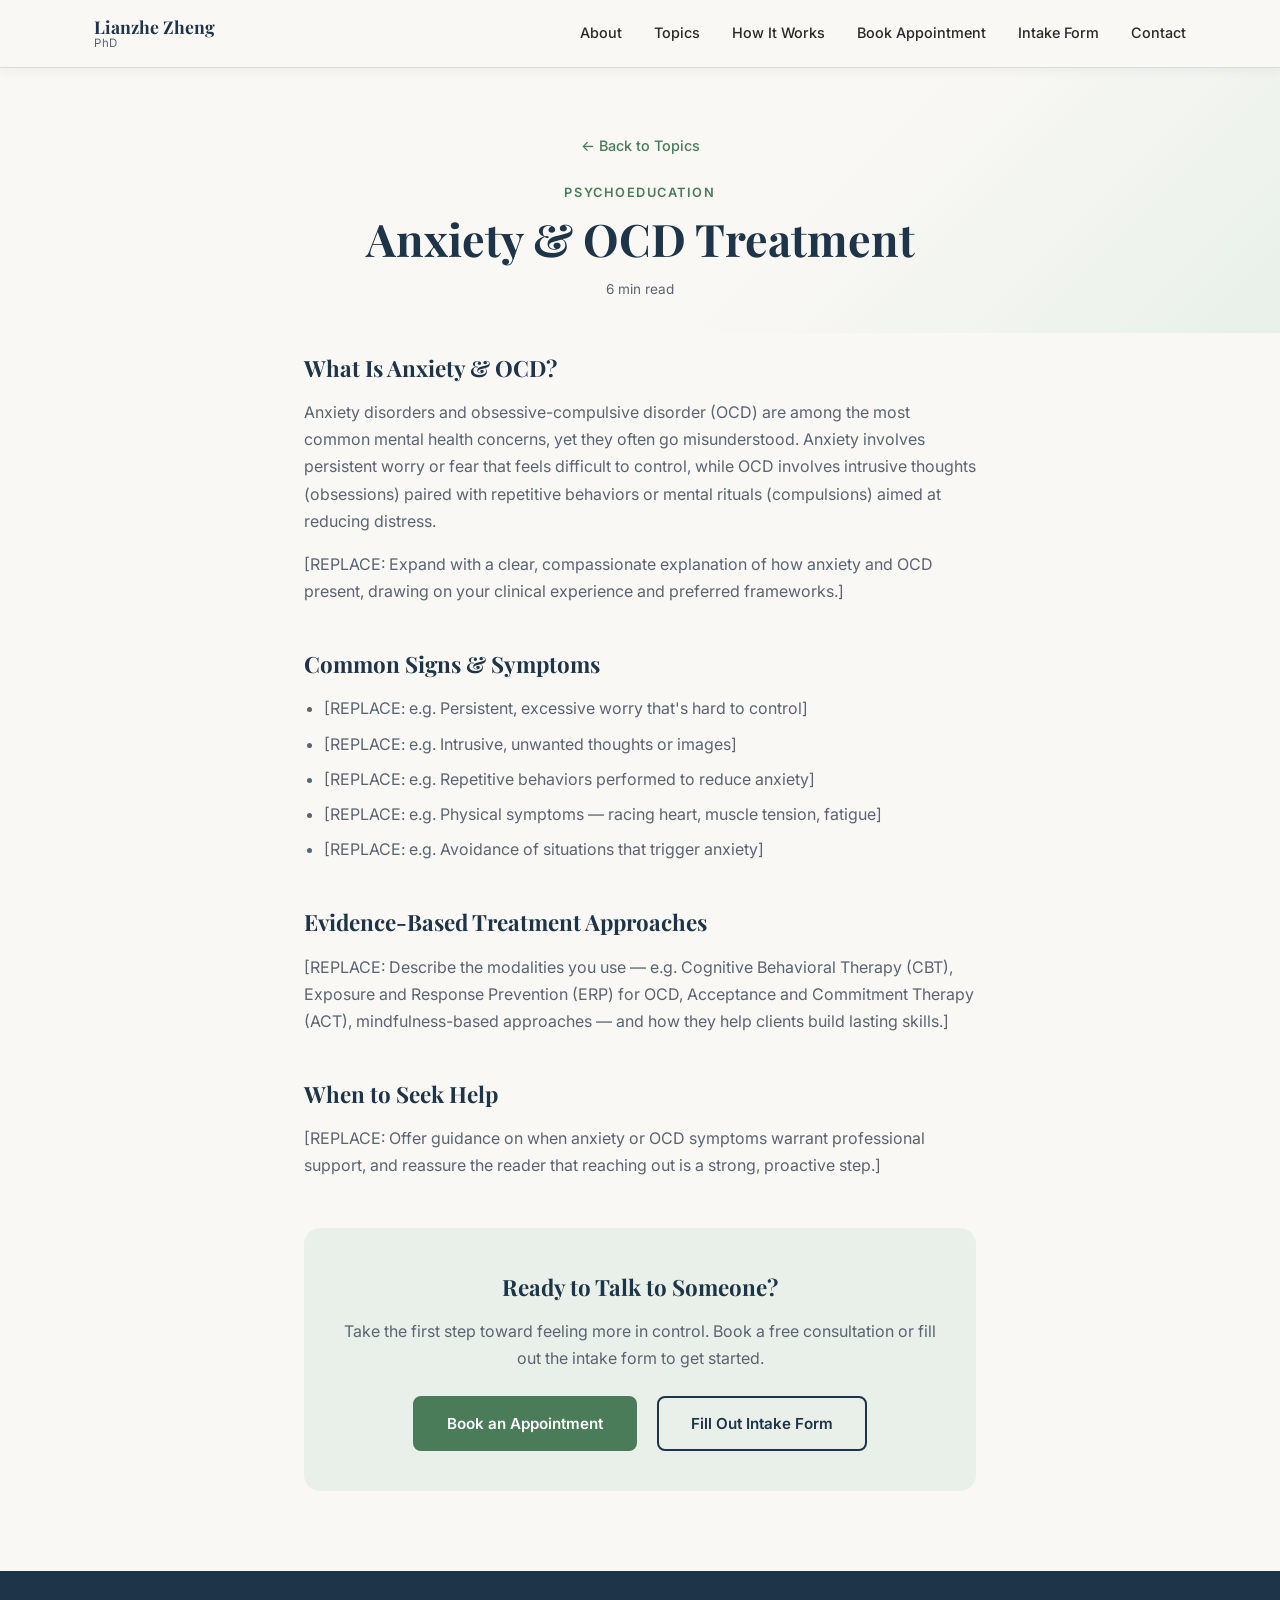
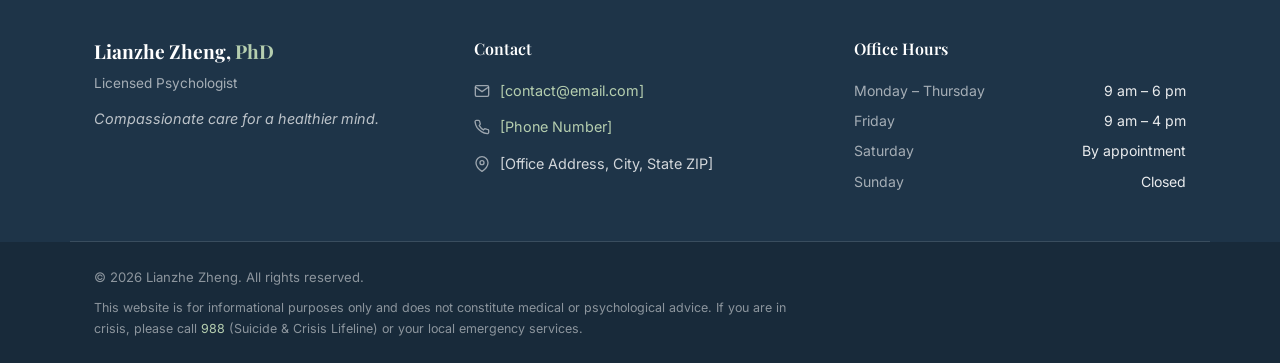
<file: articles/anxiety-ocd.html>
<!DOCTYPE html>
<html lang="en">
<head>
  <meta charset="UTF-8" />
  <meta name="viewport" content="width=device-width, initial-scale=1.0" />
  <title>Anxiety &amp; OCD Treatment — Lianzhe Zheng</title>
  <meta name="description" content="Understanding anxiety disorders and obsessive-compulsive patterns, and how evidence-based therapy can help you regain control." />
  <link rel="preconnect" href="https://fonts.googleapis.com" />
  <link rel="preconnect" href="https://fonts.gstatic.com" crossorigin />
  <link href="https://fonts.googleapis.com/css2?family=Playfair+Display:wght@400;600;700&family=Inter:wght@300;400;500;600&display=swap" rel="stylesheet" />
  <link rel="stylesheet" href="../css/style.css" />
</head>
<body>

  <!-- ============================================================
       NAVBAR
  ============================================================ -->
  <header class="navbar" id="top">
    <div class="container navbar__inner">
      <a href="../index.html" class="navbar__logo">
        <!-- REPLACE: Psychologist's name or practice name -->
        <span class="logo-name">Lianzhe Zheng</span>
        <span class="logo-credentials">PhD</span>
      </a>

      <nav class="navbar__links" id="nav-links">
        <a href="../index.html#about">About</a>
        <a href="../index.html#topics">Topics</a>
        <a href="../index.html#how-it-works">How It Works</a>
        <a href="../index.html#book">Book Appointment</a>
        <a href="../index.html#intake">Intake Form</a>
        <a href="../index.html#contact">Contact</a>
      </nav>

      <button class="navbar__hamburger" id="hamburger" aria-label="Open menu" aria-expanded="false">
        <span></span><span></span><span></span>
      </button>
    </div>
  </header>

  <!-- ============================================================
       ARTICLE HEADER
  ============================================================ -->
  <section class="article-header">
    <div class="container">
      <a class="article-breadcrumb" href="../index.html#topics">&larr; Back to Topics</a>
      <p class="section__eyebrow text-center">Psychoeducation</p>
      <h1>Anxiety &amp; OCD Treatment</h1>
      <p class="article-meta"><!-- REPLACE: e.g. reading time --> 6 min read</p>
    </div>
  </section>

  <!-- ============================================================
       ARTICLE BODY
  ============================================================ -->
  <article class="article-body container">

    <!-- REPLACE: All placeholder copy below with real article content -->

    <h2>What Is Anxiety &amp; OCD?</h2>
    <p>
      Anxiety disorders and obsessive-compulsive disorder (OCD) are among the most common
      mental health concerns, yet they often go misunderstood. Anxiety involves persistent
      worry or fear that feels difficult to control, while OCD involves intrusive thoughts
      (obsessions) paired with repetitive behaviors or mental rituals (compulsions) aimed at
      reducing distress.
    </p>
    <p>
      [REPLACE: Expand with a clear, compassionate explanation of how anxiety and OCD present,
      drawing on your clinical experience and preferred frameworks.]
    </p>

    <h2>Common Signs &amp; Symptoms</h2>
    <ul>
      <li>[REPLACE: e.g. Persistent, excessive worry that's hard to control]</li>
      <li>[REPLACE: e.g. Intrusive, unwanted thoughts or images]</li>
      <li>[REPLACE: e.g. Repetitive behaviors performed to reduce anxiety]</li>
      <li>[REPLACE: e.g. Physical symptoms — racing heart, muscle tension, fatigue]</li>
      <li>[REPLACE: e.g. Avoidance of situations that trigger anxiety]</li>
    </ul>

    <h2>Evidence-Based Treatment Approaches</h2>
    <p>
      [REPLACE: Describe the modalities you use — e.g. Cognitive Behavioral Therapy (CBT),
      Exposure and Response Prevention (ERP) for OCD, Acceptance and Commitment Therapy (ACT),
      mindfulness-based approaches — and how they help clients build lasting skills.]
    </p>

    <h2>When to Seek Help</h2>
    <p>
      [REPLACE: Offer guidance on when anxiety or OCD symptoms warrant professional support,
      and reassure the reader that reaching out is a strong, proactive step.]
    </p>

    <div class="article-cta">
      <h2>Ready to Talk to Someone?</h2>
      <p>Take the first step toward feeling more in control. Book a free consultation or fill out the intake form to get started.</p>
      <a href="../index.html#book" class="btn btn--primary">Book an Appointment</a>
      <a href="../index.html#intake" class="btn btn--secondary">Fill Out Intake Form</a>
    </div>

  </article>

  <!-- ============================================================
       FOOTER / CONTACT
  ============================================================ -->
  <footer class="footer" id="contact">
    <div class="container footer__inner">

      <div class="footer__brand">
        <!-- REPLACE: Name -->
        <p class="footer__name">Lianzhe Zheng, <span>PhD</span></p>
        <p class="footer__title">Licensed Psychologist</p>
        <p class="footer__tagline">Compassionate care for a healthier mind.</p>
      </div>

      <div class="footer__contact">
        <h3>Contact</h3>
        <ul>
          <!-- REPLACE: Real contact details -->
          <li>
            <svg class="icon" viewBox="0 0 24 24" fill="none" stroke="currentColor" stroke-width="2" aria-hidden="true"><path d="M4 4h16c1.1 0 2 .9 2 2v12c0 1.1-.9 2-2 2H4c-1.1 0-2-.9-2-2V6c0-1.1.9-2 2-2z"/><polyline points="22,6 12,13 2,6"/></svg>
            <a href="mailto:contact@email.com">[contact@email.com]</a>
          </li>
          <li>
            <svg class="icon" viewBox="0 0 24 24" fill="none" stroke="currentColor" stroke-width="2" aria-hidden="true"><path d="M22 16.92v3a2 2 0 0 1-2.18 2 19.79 19.79 0 0 1-8.63-3.07A19.5 19.5 0 0 1 4.69 13a19.79 19.79 0 0 1-3.07-8.67A2 2 0 0 1 3.56 2h3a2 2 0 0 1 2 1.72c.127.96.361 1.903.7 2.81a2 2 0 0 1-.45 2.11L7.91 9.91a16 16 0 0 0 6.29 6.29l.91-.91a2 2 0 0 1 2.11-.45c.907.339 1.85.573 2.81.7A2 2 0 0 1 22 17z"/></svg>
            <a href="tel:+15550000000">[Phone Number]</a>
          </li>
          <li>
            <svg class="icon" viewBox="0 0 24 24" fill="none" stroke="currentColor" stroke-width="2" aria-hidden="true"><path d="M21 10c0 7-9 13-9 13s-9-6-9-13a9 9 0 0 1 18 0z"/><circle cx="12" cy="10" r="3"/></svg>
            <span>[Office Address, City, State ZIP]</span>
          </li>
        </ul>
      </div>

      <div class="footer__hours">
        <h3>Office Hours</h3>
        <!-- REPLACE: Real hours -->
        <ul>
          <li><span>Monday – Thursday</span><span>9 am – 6 pm</span></li>
          <li><span>Friday</span><span>9 am – 4 pm</span></li>
          <li><span>Saturday</span><span>By appointment</span></li>
          <li><span>Sunday</span><span>Closed</span></li>
        </ul>
      </div>

    </div>

    <div class="footer__bottom">
      <div class="container footer__bottom-inner">
        <!-- REPLACE: Name and year -->
        <p>&copy; 2026 Lianzhe Zheng. All rights reserved.</p>
        <p class="footer__disclaimer">
          This website is for informational purposes only and does not constitute
          medical or psychological advice. If you are in crisis, please call
          <a href="tel:988">988</a> (Suicide &amp; Crisis Lifeline) or your local emergency services.
        </p>
      </div>
    </div>
  </footer>

  <script src="../js/main.js"></script>
</body>
</html>
</file>
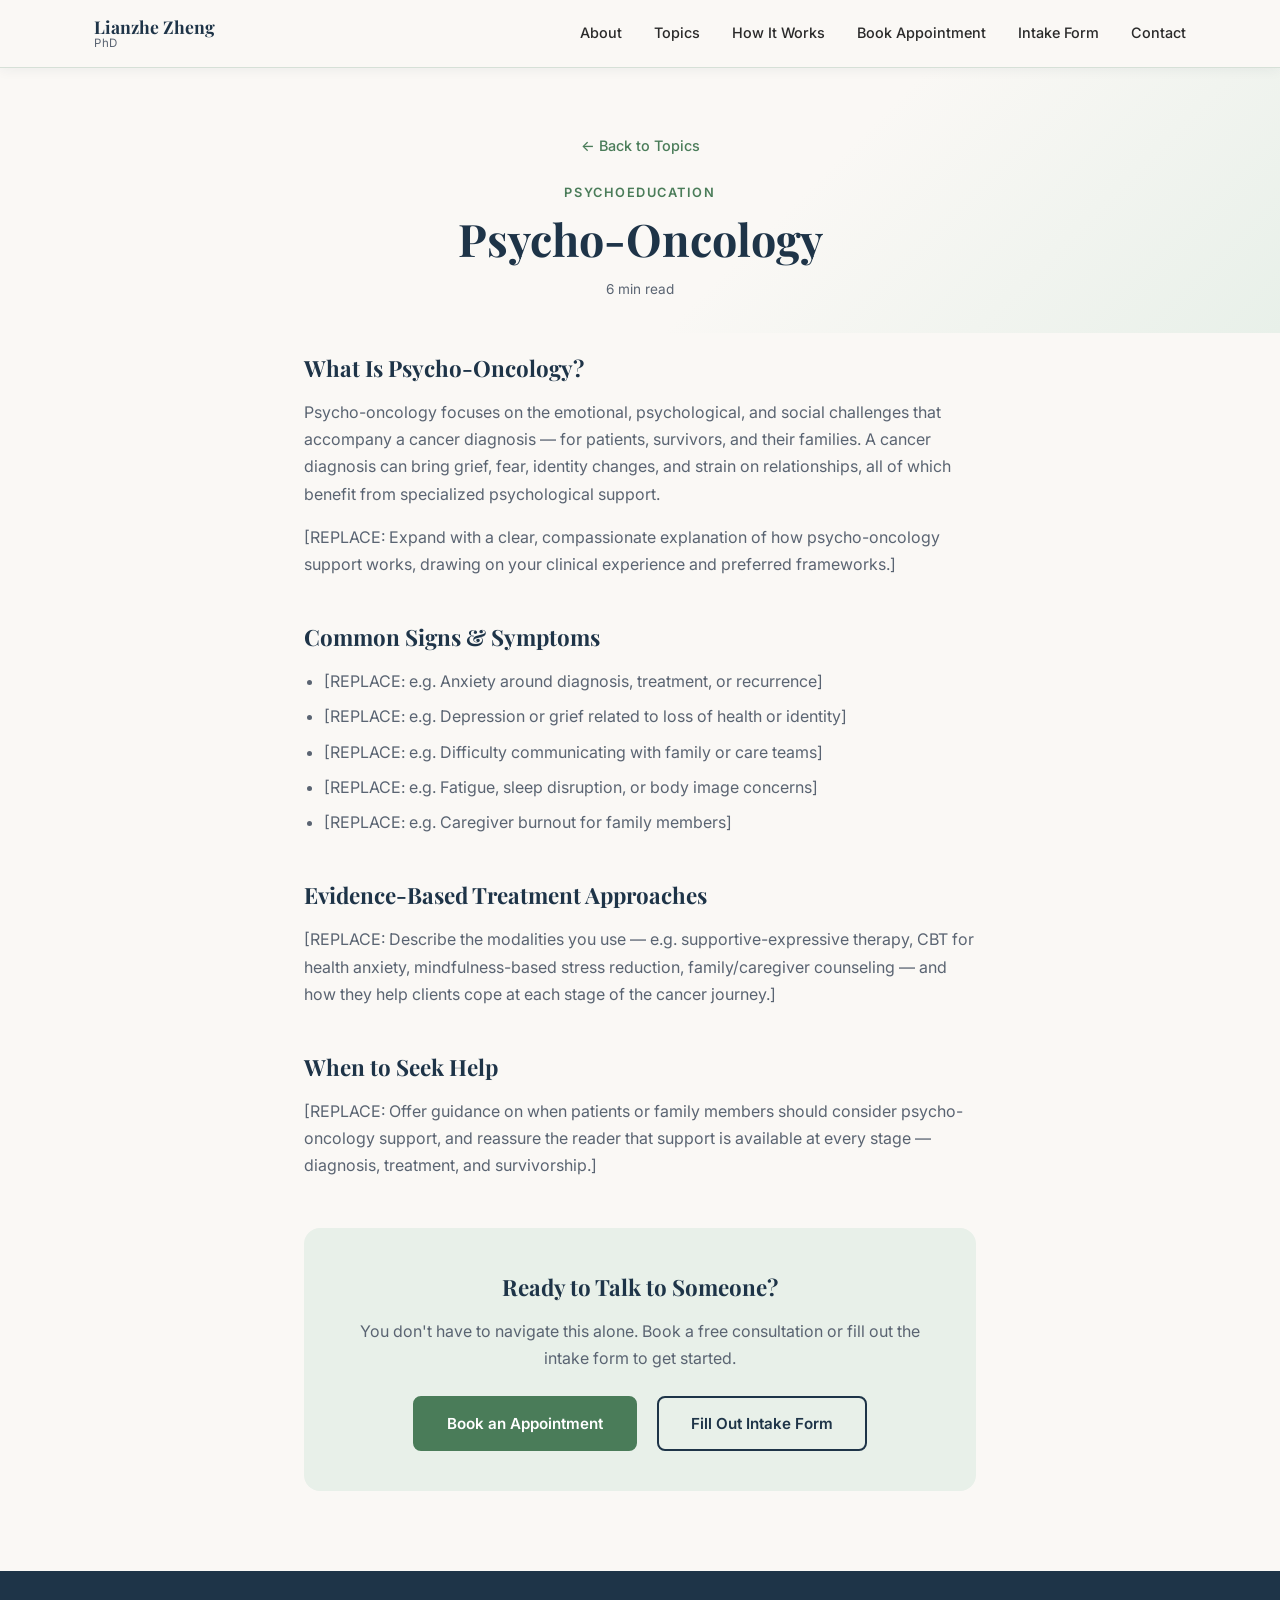
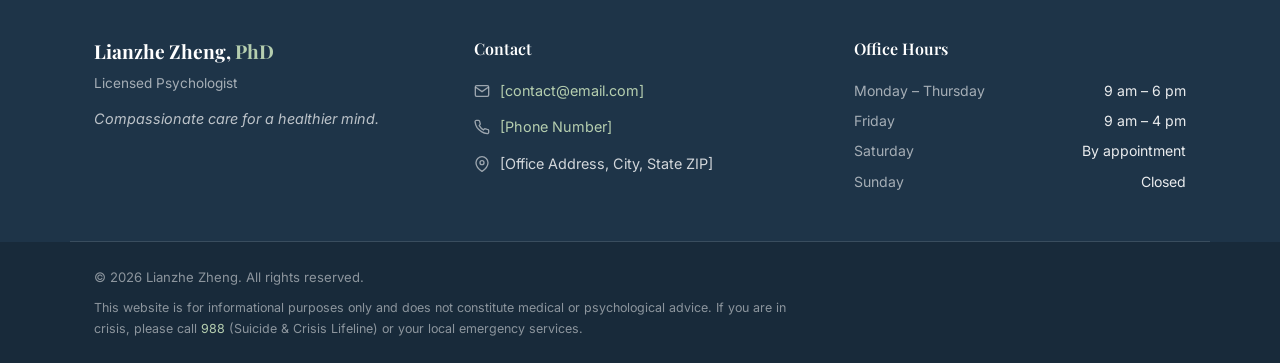
<file: articles/psycho-oncology.html>
<!DOCTYPE html>
<html lang="en">
<head>
  <meta charset="UTF-8" />
  <meta name="viewport" content="width=device-width, initial-scale=1.0" />
  <title>Psycho-Oncology — Lianzhe Zheng</title>
  <meta name="description" content="Psychological support for individuals and families navigating a cancer diagnosis and treatment." />
  <link rel="preconnect" href="https://fonts.googleapis.com" />
  <link rel="preconnect" href="https://fonts.gstatic.com" crossorigin />
  <link href="https://fonts.googleapis.com/css2?family=Playfair+Display:wght@400;600;700&family=Inter:wght@300;400;500;600&display=swap" rel="stylesheet" />
  <link rel="stylesheet" href="../css/style.css" />
</head>
<body>

  <!-- ============================================================
       NAVBAR
  ============================================================ -->
  <header class="navbar" id="top">
    <div class="container navbar__inner">
      <a href="../index.html" class="navbar__logo">
        <!-- REPLACE: Psychologist's name or practice name -->
        <span class="logo-name">Lianzhe Zheng</span>
        <span class="logo-credentials">PhD</span>
      </a>

      <nav class="navbar__links" id="nav-links">
        <a href="../index.html#about">About</a>
        <a href="../index.html#topics">Topics</a>
        <a href="../index.html#how-it-works">How It Works</a>
        <a href="../index.html#book">Book Appointment</a>
        <a href="../index.html#intake">Intake Form</a>
        <a href="../index.html#contact">Contact</a>
      </nav>

      <button class="navbar__hamburger" id="hamburger" aria-label="Open menu" aria-expanded="false">
        <span></span><span></span><span></span>
      </button>
    </div>
  </header>

  <!-- ============================================================
       ARTICLE HEADER
  ============================================================ -->
  <section class="article-header">
    <div class="container">
      <a class="article-breadcrumb" href="../index.html#topics">&larr; Back to Topics</a>
      <p class="section__eyebrow text-center">Psychoeducation</p>
      <h1>Psycho-Oncology</h1>
      <p class="article-meta"><!-- REPLACE: e.g. reading time --> 6 min read</p>
    </div>
  </section>

  <!-- ============================================================
       ARTICLE BODY
  ============================================================ -->
  <article class="article-body container">

    <!-- REPLACE: All placeholder copy below with real article content -->

    <h2>What Is Psycho-Oncology?</h2>
    <p>
      Psycho-oncology focuses on the emotional, psychological, and social challenges that
      accompany a cancer diagnosis — for patients, survivors, and their families. A cancer
      diagnosis can bring grief, fear, identity changes, and strain on relationships, all of
      which benefit from specialized psychological support.
    </p>
    <p>
      [REPLACE: Expand with a clear, compassionate explanation of how psycho-oncology support
      works, drawing on your clinical experience and preferred frameworks.]
    </p>

    <h2>Common Signs &amp; Symptoms</h2>
    <ul>
      <li>[REPLACE: e.g. Anxiety around diagnosis, treatment, or recurrence]</li>
      <li>[REPLACE: e.g. Depression or grief related to loss of health or identity]</li>
      <li>[REPLACE: e.g. Difficulty communicating with family or care teams]</li>
      <li>[REPLACE: e.g. Fatigue, sleep disruption, or body image concerns]</li>
      <li>[REPLACE: e.g. Caregiver burnout for family members]</li>
    </ul>

    <h2>Evidence-Based Treatment Approaches</h2>
    <p>
      [REPLACE: Describe the modalities you use — e.g. supportive-expressive therapy, CBT for
      health anxiety, mindfulness-based stress reduction, family/caregiver counseling — and how
      they help clients cope at each stage of the cancer journey.]
    </p>

    <h2>When to Seek Help</h2>
    <p>
      [REPLACE: Offer guidance on when patients or family members should consider psycho-oncology
      support, and reassure the reader that support is available at every stage — diagnosis,
      treatment, and survivorship.]
    </p>

    <div class="article-cta">
      <h2>Ready to Talk to Someone?</h2>
      <p>You don't have to navigate this alone. Book a free consultation or fill out the intake form to get started.</p>
      <a href="../index.html#book" class="btn btn--primary">Book an Appointment</a>
      <a href="../index.html#intake" class="btn btn--secondary">Fill Out Intake Form</a>
    </div>

  </article>

  <!-- ============================================================
       FOOTER / CONTACT
  ============================================================ -->
  <footer class="footer" id="contact">
    <div class="container footer__inner">

      <div class="footer__brand">
        <!-- REPLACE: Name -->
        <p class="footer__name">Lianzhe Zheng, <span>PhD</span></p>
        <p class="footer__title">Licensed Psychologist</p>
        <p class="footer__tagline">Compassionate care for a healthier mind.</p>
      </div>

      <div class="footer__contact">
        <h3>Contact</h3>
        <ul>
          <!-- REPLACE: Real contact details -->
          <li>
            <svg class="icon" viewBox="0 0 24 24" fill="none" stroke="currentColor" stroke-width="2" aria-hidden="true"><path d="M4 4h16c1.1 0 2 .9 2 2v12c0 1.1-.9 2-2 2H4c-1.1 0-2-.9-2-2V6c0-1.1.9-2 2-2z"/><polyline points="22,6 12,13 2,6"/></svg>
            <a href="mailto:contact@email.com">[contact@email.com]</a>
          </li>
          <li>
            <svg class="icon" viewBox="0 0 24 24" fill="none" stroke="currentColor" stroke-width="2" aria-hidden="true"><path d="M22 16.92v3a2 2 0 0 1-2.18 2 19.79 19.79 0 0 1-8.63-3.07A19.5 19.5 0 0 1 4.69 13a19.79 19.79 0 0 1-3.07-8.67A2 2 0 0 1 3.56 2h3a2 2 0 0 1 2 1.72c.127.96.361 1.903.7 2.81a2 2 0 0 1-.45 2.11L7.91 9.91a16 16 0 0 0 6.29 6.29l.91-.91a2 2 0 0 1 2.11-.45c.907.339 1.85.573 2.81.7A2 2 0 0 1 22 17z"/></svg>
            <a href="tel:+15550000000">[Phone Number]</a>
          </li>
          <li>
            <svg class="icon" viewBox="0 0 24 24" fill="none" stroke="currentColor" stroke-width="2" aria-hidden="true"><path d="M21 10c0 7-9 13-9 13s-9-6-9-13a9 9 0 0 1 18 0z"/><circle cx="12" cy="10" r="3"/></svg>
            <span>[Office Address, City, State ZIP]</span>
          </li>
        </ul>
      </div>

      <div class="footer__hours">
        <h3>Office Hours</h3>
        <!-- REPLACE: Real hours -->
        <ul>
          <li><span>Monday – Thursday</span><span>9 am – 6 pm</span></li>
          <li><span>Friday</span><span>9 am – 4 pm</span></li>
          <li><span>Saturday</span><span>By appointment</span></li>
          <li><span>Sunday</span><span>Closed</span></li>
        </ul>
      </div>

    </div>

    <div class="footer__bottom">
      <div class="container footer__bottom-inner">
        <!-- REPLACE: Name and year -->
        <p>&copy; 2026 Lianzhe Zheng. All rights reserved.</p>
        <p class="footer__disclaimer">
          This website is for informational purposes only and does not constitute
          medical or psychological advice. If you are in crisis, please call
          <a href="tel:988">988</a> (Suicide &amp; Crisis Lifeline) or your local emergency services.
        </p>
      </div>
    </div>
  </footer>

  <script src="../js/main.js"></script>
</body>
</html>
</file>
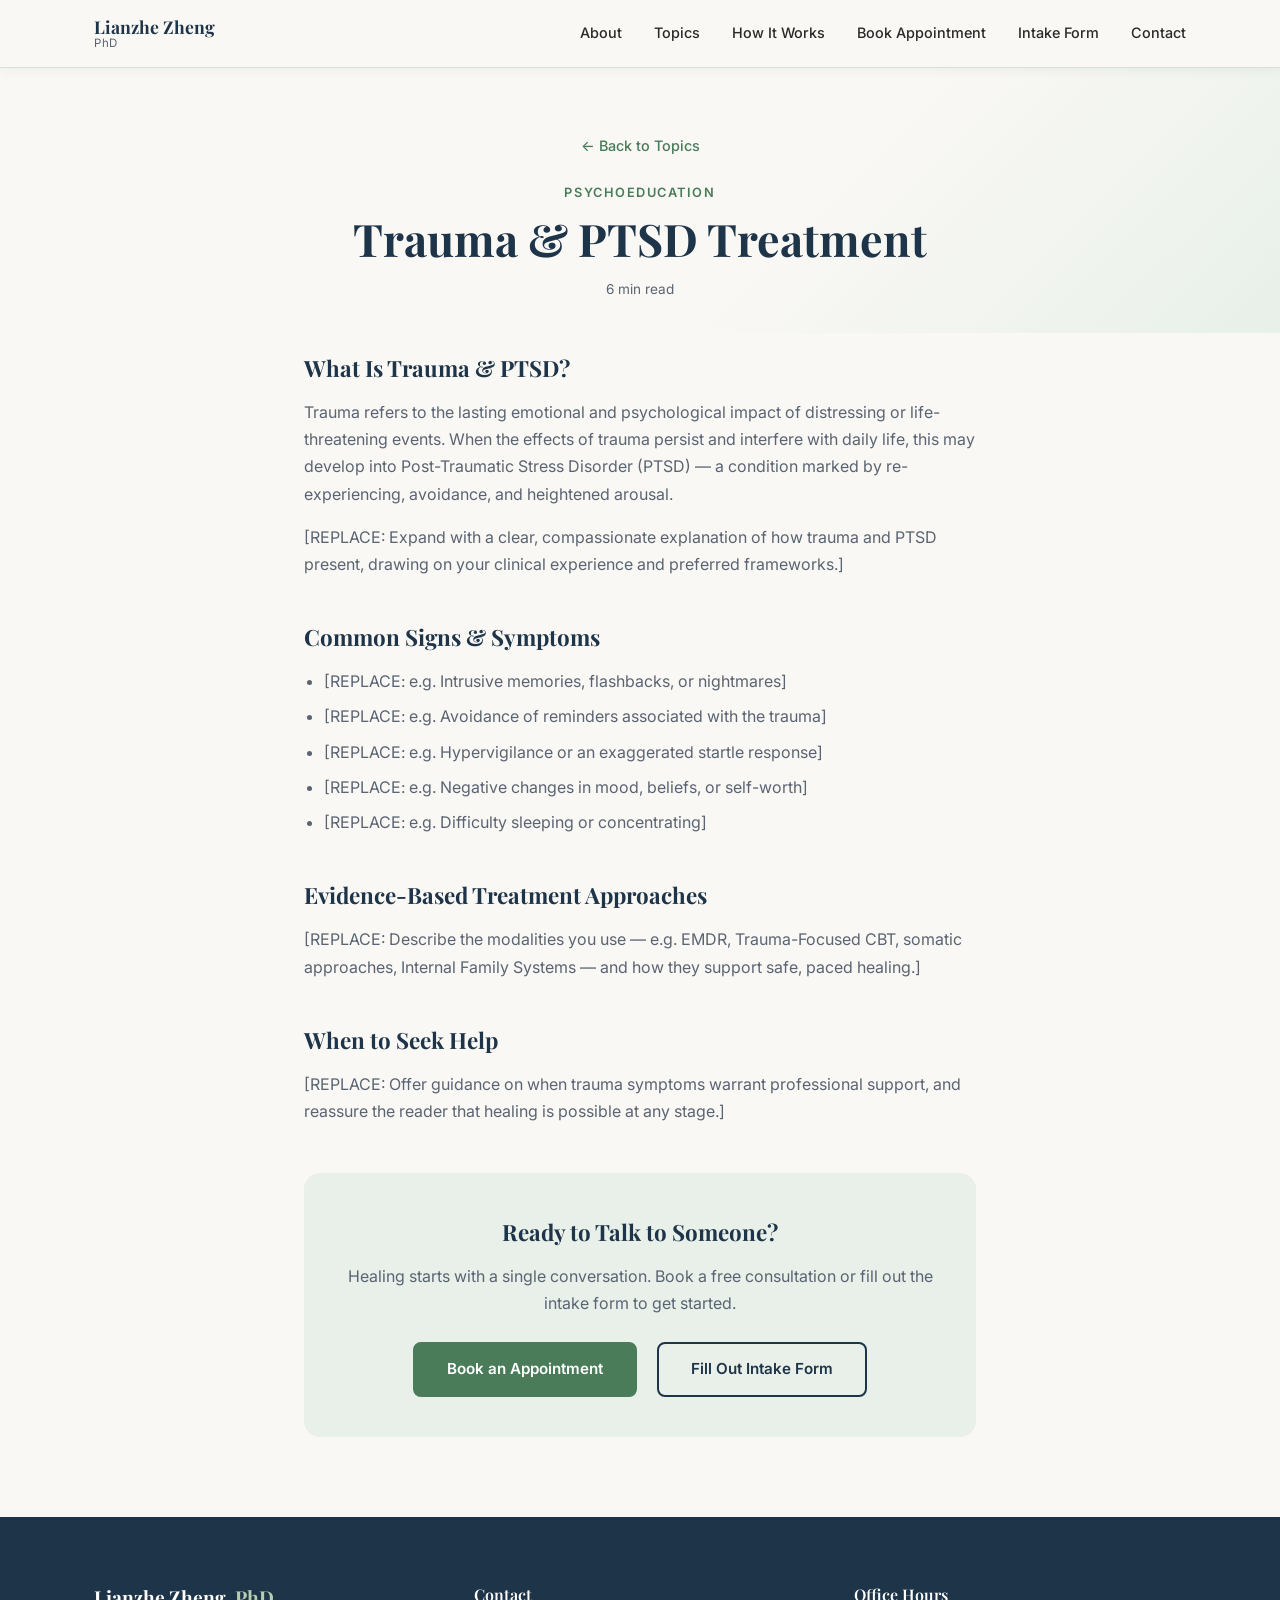
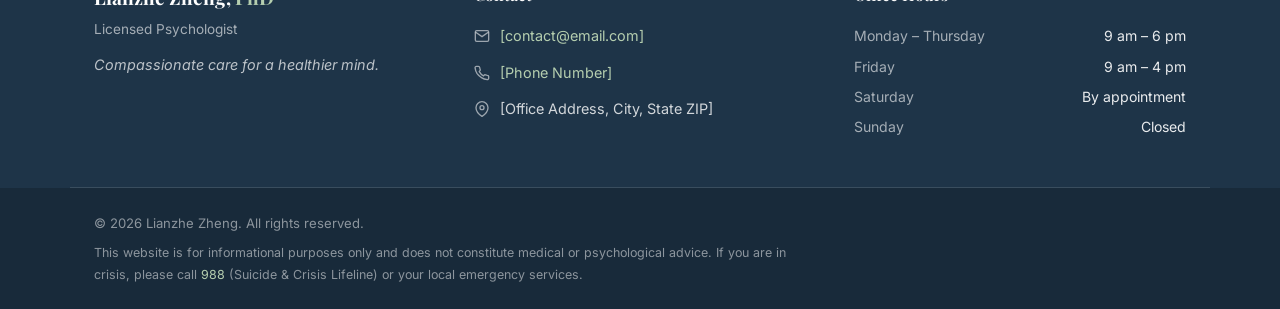
<file: articles/trauma-ptsd.html>
<!DOCTYPE html>
<html lang="en">
<head>
  <meta charset="UTF-8" />
  <meta name="viewport" content="width=device-width, initial-scale=1.0" />
  <title>Trauma &amp; PTSD Treatment — Lianzhe Zheng</title>
  <meta name="description" content="How trauma affects the mind and body, and the path toward healing through trauma-informed care." />
  <link rel="preconnect" href="https://fonts.googleapis.com" />
  <link rel="preconnect" href="https://fonts.gstatic.com" crossorigin />
  <link href="https://fonts.googleapis.com/css2?family=Playfair+Display:wght@400;600;700&family=Inter:wght@300;400;500;600&display=swap" rel="stylesheet" />
  <link rel="stylesheet" href="../css/style.css" />
</head>
<body>

  <!-- ============================================================
       NAVBAR
  ============================================================ -->
  <header class="navbar" id="top">
    <div class="container navbar__inner">
      <a href="../index.html" class="navbar__logo">
        <!-- REPLACE: Psychologist's name or practice name -->
        <span class="logo-name">Lianzhe Zheng</span>
        <span class="logo-credentials">PhD</span>
      </a>

      <nav class="navbar__links" id="nav-links">
        <a href="../index.html#about">About</a>
        <a href="../index.html#topics">Topics</a>
        <a href="../index.html#how-it-works">How It Works</a>
        <a href="../index.html#book">Book Appointment</a>
        <a href="../index.html#intake">Intake Form</a>
        <a href="../index.html#contact">Contact</a>
      </nav>

      <button class="navbar__hamburger" id="hamburger" aria-label="Open menu" aria-expanded="false">
        <span></span><span></span><span></span>
      </button>
    </div>
  </header>

  <!-- ============================================================
       ARTICLE HEADER
  ============================================================ -->
  <section class="article-header">
    <div class="container">
      <a class="article-breadcrumb" href="../index.html#topics">&larr; Back to Topics</a>
      <p class="section__eyebrow text-center">Psychoeducation</p>
      <h1>Trauma &amp; PTSD Treatment</h1>
      <p class="article-meta"><!-- REPLACE: e.g. reading time --> 6 min read</p>
    </div>
  </section>

  <!-- ============================================================
       ARTICLE BODY
  ============================================================ -->
  <article class="article-body container">

    <!-- REPLACE: All placeholder copy below with real article content -->

    <h2>What Is Trauma &amp; PTSD?</h2>
    <p>
      Trauma refers to the lasting emotional and psychological impact of distressing or
      life-threatening events. When the effects of trauma persist and interfere with daily
      life, this may develop into Post-Traumatic Stress Disorder (PTSD) — a condition marked
      by re-experiencing, avoidance, and heightened arousal.
    </p>
    <p>
      [REPLACE: Expand with a clear, compassionate explanation of how trauma and PTSD present,
      drawing on your clinical experience and preferred frameworks.]
    </p>

    <h2>Common Signs &amp; Symptoms</h2>
    <ul>
      <li>[REPLACE: e.g. Intrusive memories, flashbacks, or nightmares]</li>
      <li>[REPLACE: e.g. Avoidance of reminders associated with the trauma]</li>
      <li>[REPLACE: e.g. Hypervigilance or an exaggerated startle response]</li>
      <li>[REPLACE: e.g. Negative changes in mood, beliefs, or self-worth]</li>
      <li>[REPLACE: e.g. Difficulty sleeping or concentrating]</li>
    </ul>

    <h2>Evidence-Based Treatment Approaches</h2>
    <p>
      [REPLACE: Describe the modalities you use — e.g. EMDR, Trauma-Focused CBT, somatic
      approaches, Internal Family Systems — and how they support safe, paced healing.]
    </p>

    <h2>When to Seek Help</h2>
    <p>
      [REPLACE: Offer guidance on when trauma symptoms warrant professional support, and
      reassure the reader that healing is possible at any stage.]
    </p>

    <div class="article-cta">
      <h2>Ready to Talk to Someone?</h2>
      <p>Healing starts with a single conversation. Book a free consultation or fill out the intake form to get started.</p>
      <a href="../index.html#book" class="btn btn--primary">Book an Appointment</a>
      <a href="../index.html#intake" class="btn btn--secondary">Fill Out Intake Form</a>
    </div>

  </article>

  <!-- ============================================================
       FOOTER / CONTACT
  ============================================================ -->
  <footer class="footer" id="contact">
    <div class="container footer__inner">

      <div class="footer__brand">
        <!-- REPLACE: Name -->
        <p class="footer__name">Lianzhe Zheng, <span>PhD</span></p>
        <p class="footer__title">Licensed Psychologist</p>
        <p class="footer__tagline">Compassionate care for a healthier mind.</p>
      </div>

      <div class="footer__contact">
        <h3>Contact</h3>
        <ul>
          <!-- REPLACE: Real contact details -->
          <li>
            <svg class="icon" viewBox="0 0 24 24" fill="none" stroke="currentColor" stroke-width="2" aria-hidden="true"><path d="M4 4h16c1.1 0 2 .9 2 2v12c0 1.1-.9 2-2 2H4c-1.1 0-2-.9-2-2V6c0-1.1.9-2 2-2z"/><polyline points="22,6 12,13 2,6"/></svg>
            <a href="mailto:contact@email.com">[contact@email.com]</a>
          </li>
          <li>
            <svg class="icon" viewBox="0 0 24 24" fill="none" stroke="currentColor" stroke-width="2" aria-hidden="true"><path d="M22 16.92v3a2 2 0 0 1-2.18 2 19.79 19.79 0 0 1-8.63-3.07A19.5 19.5 0 0 1 4.69 13a19.79 19.79 0 0 1-3.07-8.67A2 2 0 0 1 3.56 2h3a2 2 0 0 1 2 1.72c.127.96.361 1.903.7 2.81a2 2 0 0 1-.45 2.11L7.91 9.91a16 16 0 0 0 6.29 6.29l.91-.91a2 2 0 0 1 2.11-.45c.907.339 1.85.573 2.81.7A2 2 0 0 1 22 17z"/></svg>
            <a href="tel:+15550000000">[Phone Number]</a>
          </li>
          <li>
            <svg class="icon" viewBox="0 0 24 24" fill="none" stroke="currentColor" stroke-width="2" aria-hidden="true"><path d="M21 10c0 7-9 13-9 13s-9-6-9-13a9 9 0 0 1 18 0z"/><circle cx="12" cy="10" r="3"/></svg>
            <span>[Office Address, City, State ZIP]</span>
          </li>
        </ul>
      </div>

      <div class="footer__hours">
        <h3>Office Hours</h3>
        <!-- REPLACE: Real hours -->
        <ul>
          <li><span>Monday – Thursday</span><span>9 am – 6 pm</span></li>
          <li><span>Friday</span><span>9 am – 4 pm</span></li>
          <li><span>Saturday</span><span>By appointment</span></li>
          <li><span>Sunday</span><span>Closed</span></li>
        </ul>
      </div>

    </div>

    <div class="footer__bottom">
      <div class="container footer__bottom-inner">
        <!-- REPLACE: Name and year -->
        <p>&copy; 2026 Lianzhe Zheng. All rights reserved.</p>
        <p class="footer__disclaimer">
          This website is for informational purposes only and does not constitute
          medical or psychological advice. If you are in crisis, please call
          <a href="tel:988">988</a> (Suicide &amp; Crisis Lifeline) or your local emergency services.
        </p>
      </div>
    </div>
  </footer>

  <script src="../js/main.js"></script>
</body>
</html>
</file>
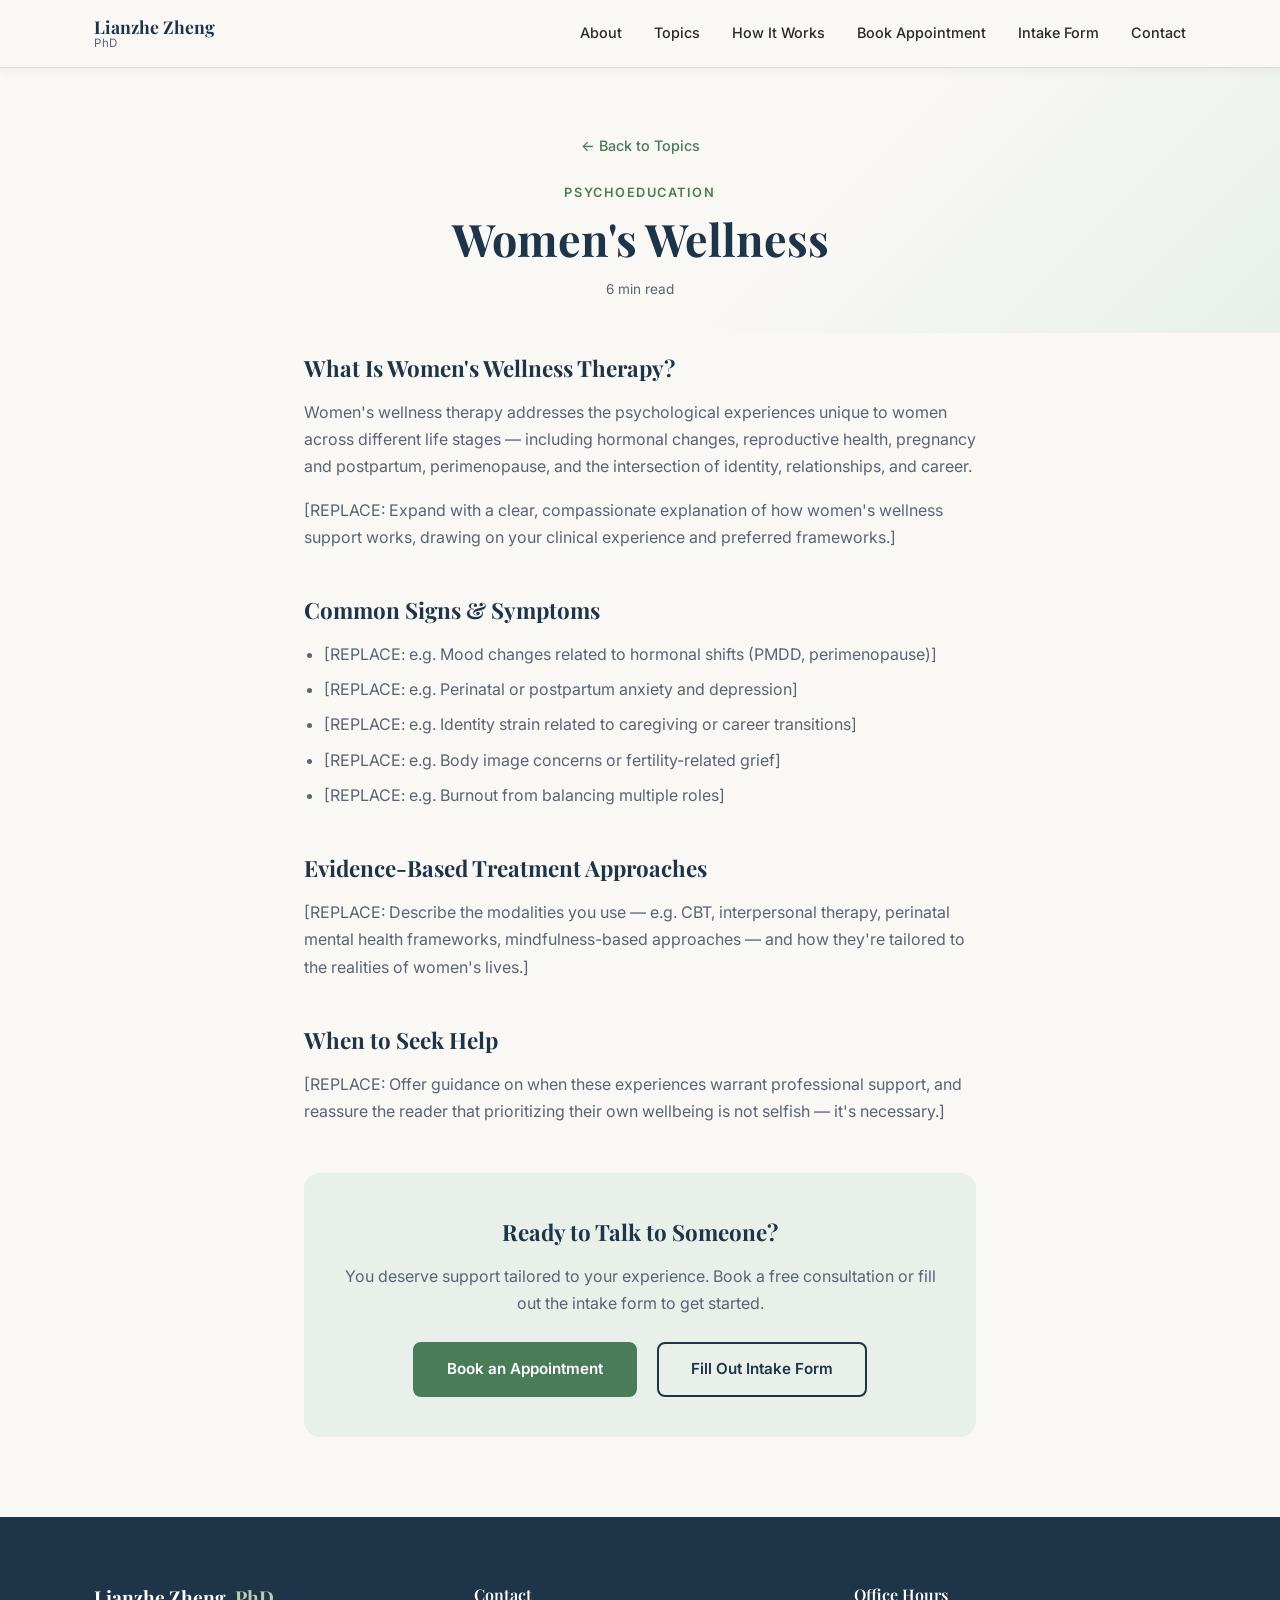
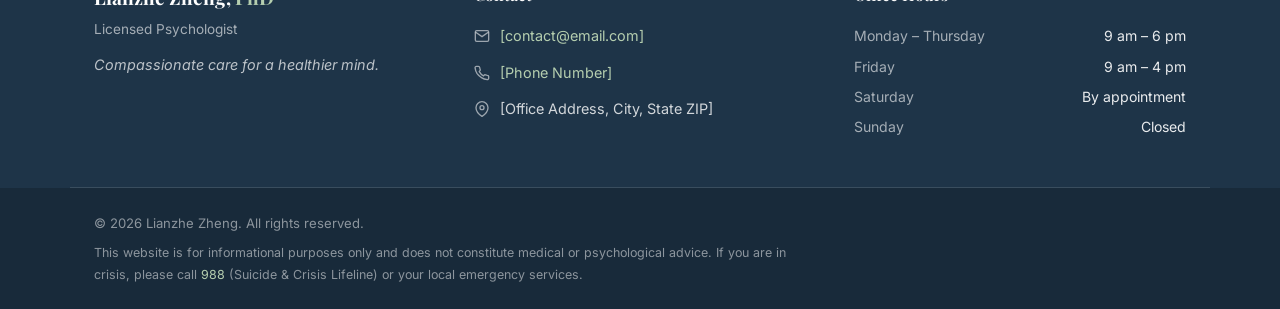
<file: articles/womens-wellness.html>
<!DOCTYPE html>
<html lang="en">
<head>
  <meta charset="UTF-8" />
  <meta name="viewport" content="width=device-width, initial-scale=1.0" />
  <title>Women's Wellness — Lianzhe Zheng</title>
  <meta name="description" content="Mental health support tailored to the unique experiences of women across life stages." />
  <link rel="preconnect" href="https://fonts.googleapis.com" />
  <link rel="preconnect" href="https://fonts.gstatic.com" crossorigin />
  <link href="https://fonts.googleapis.com/css2?family=Playfair+Display:wght@400;600;700&family=Inter:wght@300;400;500;600&display=swap" rel="stylesheet" />
  <link rel="stylesheet" href="../css/style.css" />
</head>
<body>

  <!-- ============================================================
       NAVBAR
  ============================================================ -->
  <header class="navbar" id="top">
    <div class="container navbar__inner">
      <a href="../index.html" class="navbar__logo">
        <!-- REPLACE: Psychologist's name or practice name -->
        <span class="logo-name">Lianzhe Zheng</span>
        <span class="logo-credentials">PhD</span>
      </a>

      <nav class="navbar__links" id="nav-links">
        <a href="../index.html#about">About</a>
        <a href="../index.html#topics">Topics</a>
        <a href="../index.html#how-it-works">How It Works</a>
        <a href="../index.html#book">Book Appointment</a>
        <a href="../index.html#intake">Intake Form</a>
        <a href="../index.html#contact">Contact</a>
      </nav>

      <button class="navbar__hamburger" id="hamburger" aria-label="Open menu" aria-expanded="false">
        <span></span><span></span><span></span>
      </button>
    </div>
  </header>

  <!-- ============================================================
       ARTICLE HEADER
  ============================================================ -->
  <section class="article-header">
    <div class="container">
      <a class="article-breadcrumb" href="../index.html#topics">&larr; Back to Topics</a>
      <p class="section__eyebrow text-center">Psychoeducation</p>
      <h1>Women's Wellness</h1>
      <p class="article-meta"><!-- REPLACE: e.g. reading time --> 6 min read</p>
    </div>
  </section>

  <!-- ============================================================
       ARTICLE BODY
  ============================================================ -->
  <article class="article-body container">

    <!-- REPLACE: All placeholder copy below with real article content -->

    <h2>What Is Women's Wellness Therapy?</h2>
    <p>
      Women's wellness therapy addresses the psychological experiences unique to women across
      different life stages — including hormonal changes, reproductive health, pregnancy and
      postpartum, perimenopause, and the intersection of identity, relationships, and career.
    </p>
    <p>
      [REPLACE: Expand with a clear, compassionate explanation of how women's wellness support
      works, drawing on your clinical experience and preferred frameworks.]
    </p>

    <h2>Common Signs &amp; Symptoms</h2>
    <ul>
      <li>[REPLACE: e.g. Mood changes related to hormonal shifts (PMDD, perimenopause)]</li>
      <li>[REPLACE: e.g. Perinatal or postpartum anxiety and depression]</li>
      <li>[REPLACE: e.g. Identity strain related to caregiving or career transitions]</li>
      <li>[REPLACE: e.g. Body image concerns or fertility-related grief]</li>
      <li>[REPLACE: e.g. Burnout from balancing multiple roles]</li>
    </ul>

    <h2>Evidence-Based Treatment Approaches</h2>
    <p>
      [REPLACE: Describe the modalities you use — e.g. CBT, interpersonal therapy, perinatal
      mental health frameworks, mindfulness-based approaches — and how they're tailored to the
      realities of women's lives.]
    </p>

    <h2>When to Seek Help</h2>
    <p>
      [REPLACE: Offer guidance on when these experiences warrant professional support, and
      reassure the reader that prioritizing their own wellbeing is not selfish — it's necessary.]
    </p>

    <div class="article-cta">
      <h2>Ready to Talk to Someone?</h2>
      <p>You deserve support tailored to your experience. Book a free consultation or fill out the intake form to get started.</p>
      <a href="../index.html#book" class="btn btn--primary">Book an Appointment</a>
      <a href="../index.html#intake" class="btn btn--secondary">Fill Out Intake Form</a>
    </div>

  </article>

  <!-- ============================================================
       FOOTER / CONTACT
  ============================================================ -->
  <footer class="footer" id="contact">
    <div class="container footer__inner">

      <div class="footer__brand">
        <!-- REPLACE: Name -->
        <p class="footer__name">Lianzhe Zheng, <span>PhD</span></p>
        <p class="footer__title">Licensed Psychologist</p>
        <p class="footer__tagline">Compassionate care for a healthier mind.</p>
      </div>

      <div class="footer__contact">
        <h3>Contact</h3>
        <ul>
          <!-- REPLACE: Real contact details -->
          <li>
            <svg class="icon" viewBox="0 0 24 24" fill="none" stroke="currentColor" stroke-width="2" aria-hidden="true"><path d="M4 4h16c1.1 0 2 .9 2 2v12c0 1.1-.9 2-2 2H4c-1.1 0-2-.9-2-2V6c0-1.1.9-2 2-2z"/><polyline points="22,6 12,13 2,6"/></svg>
            <a href="mailto:contact@email.com">[contact@email.com]</a>
          </li>
          <li>
            <svg class="icon" viewBox="0 0 24 24" fill="none" stroke="currentColor" stroke-width="2" aria-hidden="true"><path d="M22 16.92v3a2 2 0 0 1-2.18 2 19.79 19.79 0 0 1-8.63-3.07A19.5 19.5 0 0 1 4.69 13a19.79 19.79 0 0 1-3.07-8.67A2 2 0 0 1 3.56 2h3a2 2 0 0 1 2 1.72c.127.96.361 1.903.7 2.81a2 2 0 0 1-.45 2.11L7.91 9.91a16 16 0 0 0 6.29 6.29l.91-.91a2 2 0 0 1 2.11-.45c.907.339 1.85.573 2.81.7A2 2 0 0 1 22 17z"/></svg>
            <a href="tel:+15550000000">[Phone Number]</a>
          </li>
          <li>
            <svg class="icon" viewBox="0 0 24 24" fill="none" stroke="currentColor" stroke-width="2" aria-hidden="true"><path d="M21 10c0 7-9 13-9 13s-9-6-9-13a9 9 0 0 1 18 0z"/><circle cx="12" cy="10" r="3"/></svg>
            <span>[Office Address, City, State ZIP]</span>
          </li>
        </ul>
      </div>

      <div class="footer__hours">
        <h3>Office Hours</h3>
        <!-- REPLACE: Real hours -->
        <ul>
          <li><span>Monday – Thursday</span><span>9 am – 6 pm</span></li>
          <li><span>Friday</span><span>9 am – 4 pm</span></li>
          <li><span>Saturday</span><span>By appointment</span></li>
          <li><span>Sunday</span><span>Closed</span></li>
        </ul>
      </div>

    </div>

    <div class="footer__bottom">
      <div class="container footer__bottom-inner">
        <!-- REPLACE: Name and year -->
        <p>&copy; 2026 Lianzhe Zheng. All rights reserved.</p>
        <p class="footer__disclaimer">
          This website is for informational purposes only and does not constitute
          medical or psychological advice. If you are in crisis, please call
          <a href="tel:988">988</a> (Suicide &amp; Crisis Lifeline) or your local emergency services.
        </p>
      </div>
    </div>
  </footer>

  <script src="../js/main.js"></script>
</body>
</html>
</file>
<file: css/style.css>
/* ============================================================
   CUSTOM PROPERTIES
============================================================ */
:root {
  /* Palette — calm & professional */
  --color-green-dark:   #3d6b47;
  --color-green:        #4a7c59;
  --color-green-mid:    #7ca882;
  --color-green-light:  #b5ceaf;
  --color-green-pale:   #e8f0e9;
  --color-navy:         #1e3448;
  --color-navy-mid:     #2c4a63;
  --color-white:        #faf8f5;
  --color-warm-grey:    #f0ece6;
  --color-text:         #2a2a2a;
  --color-text-muted:   #5a6472;
  --color-border:       #d6e0d7;
  --color-error:        #b94a48;
  --color-success:      #3d6b47;

  /* Typography */
  --font-heading: 'Playfair Display', Georgia, serif;
  --font-body:    'Inter', system-ui, sans-serif;

  /* Spacing */
  --section-py:   5rem;
  --container-w:  1140px;
  --container-px: 1.5rem;

  /* Misc */
  --radius:       0.5rem;
  --radius-lg:    1rem;
  --shadow:       0 4px 20px rgba(30, 52, 72, 0.08);
  --shadow-hover: 0 8px 32px rgba(30, 52, 72, 0.14);
  --transition:   0.25s ease;

  /* Sidebar */
  --navbar-h:     70px;
  --sidebar-w:    260px;
}

/* ============================================================
   RESET & BASE
============================================================ */
*, *::before, *::after { box-sizing: border-box; margin: 0; padding: 0; }

html { scroll-behavior: smooth; font-size: 16px; }

body {
  font-family: var(--font-body);
  color: var(--color-text);
  background: var(--color-white);
  line-height: 1.7;
}

img { max-width: 100%; height: auto; display: block; }

a { color: var(--color-green); text-decoration: none; }
a:hover { color: var(--color-green-dark); }

ul { list-style: none; }

/* Screen-reader only */
.sr-only {
  position: absolute;
  width: 1px; height: 1px;
  padding: 0; margin: -1px;
  overflow: hidden;
  clip: rect(0,0,0,0);
  white-space: nowrap;
  border: 0;
}

/* ============================================================
   LAYOUT UTILITIES
============================================================ */
.container {
  max-width: var(--container-w);
  margin-inline: auto;
  padding-inline: var(--container-px);
}

.section {
  padding-block: var(--section-py);
}

.section--alt {
  background: var(--color-green-pale);
}

.text-center { text-align: center; }

/* ============================================================
   TYPOGRAPHY HELPERS
============================================================ */
.section__eyebrow {
  font-family: var(--font-body);
  font-size: 0.8rem;
  font-weight: 600;
  letter-spacing: 0.12em;
  text-transform: uppercase;
  color: var(--color-green);
  margin-bottom: 0.5rem;
}

.section__title {
  font-family: var(--font-heading);
  font-size: clamp(1.8rem, 4vw, 2.6rem);
  font-weight: 700;
  color: var(--color-navy);
  line-height: 1.2;
  margin-bottom: 1rem;
}

.section__subtitle {
  font-size: 1.05rem;
  color: var(--color-text-muted);
  max-width: 640px;
  margin-inline: auto;
  margin-bottom: 3rem;
}

/* ============================================================
   BUTTONS
============================================================ */
.btn {
  display: inline-block;
  padding: 0.8rem 2rem;
  border-radius: var(--radius);
  font-family: var(--font-body);
  font-size: 0.95rem;
  font-weight: 600;
  cursor: pointer;
  transition: all var(--transition);
  border: 2px solid transparent;
  text-align: center;
}

.btn--primary {
  background: var(--color-green);
  color: #fff;
  border-color: var(--color-green);
}
.btn--primary:hover {
  background: var(--color-green-dark);
  border-color: var(--color-green-dark);
  color: #fff;
  transform: translateY(-1px);
  box-shadow: var(--shadow-hover);
}

.btn--secondary {
  background: transparent;
  color: var(--color-navy);
  border-color: var(--color-navy);
}
.btn--secondary:hover {
  background: var(--color-navy);
  color: #fff;
  transform: translateY(-1px);
}

.btn--wide { width: 100%; max-width: 320px; }

/* ============================================================
   NAVBAR
============================================================ */
.navbar {
  position: sticky;
  top: 0;
  z-index: 100;
  background: var(--color-white);
  border-bottom: 1px solid var(--color-border);
  box-shadow: 0 2px 12px rgba(30,52,72,0.06);
}

.navbar__inner {
  display: flex;
  align-items: center;
  justify-content: space-between;
  padding-block: 1rem;
}

.navbar__logo {
  display: flex;
  flex-direction: column;
  line-height: 1.2;
  color: var(--color-navy);
}
.navbar__logo:hover { color: var(--color-green); }

.logo-name {
  font-family: var(--font-heading);
  font-size: 1.1rem;
  font-weight: 700;
}
.logo-credentials {
  font-size: 0.72rem;
  font-weight: 400;
  color: var(--color-text-muted);
  letter-spacing: 0.05em;
}

.navbar__links {
  display: flex;
  gap: 2rem;
  align-items: center;
}
.navbar__links a {
  font-size: 0.9rem;
  font-weight: 500;
  color: var(--color-text);
  transition: color var(--transition);
}
.navbar__links a:hover { color: var(--color-green); }

.navbar__hamburger {
  display: none;
  flex-direction: column;
  gap: 5px;
  background: none;
  border: none;
  cursor: pointer;
  padding: 0.25rem;
}
.navbar__hamburger span {
  display: block;
  width: 24px;
  height: 2px;
  background: var(--color-navy);
  border-radius: 2px;
  transition: all var(--transition);
}

/* Hamburger open state */
.navbar__hamburger[aria-expanded="true"] span:nth-child(1) {
  transform: translateY(7px) rotate(45deg);
}
.navbar__hamburger[aria-expanded="true"] span:nth-child(2) {
  opacity: 0;
}
.navbar__hamburger[aria-expanded="true"] span:nth-child(3) {
  transform: translateY(-7px) rotate(-45deg);
}

/* ============================================================
   SIDEBAR — fixed left panel
============================================================ */
.sidebar {
  position: fixed;
  top: var(--navbar-h);
  left: 0;
  width: var(--sidebar-w);
  height: calc(100vh - var(--navbar-h));
  overflow-y: auto;
  background: var(--color-white);
  border-right: 1px solid var(--color-border);
  box-shadow: 2px 0 16px rgba(30, 52, 72, 0.06);
  padding: 1.75rem 1.25rem;
  display: flex;
  flex-direction: column;
  z-index: 90;
}

.sidebar__profile {
  text-align: center;
  padding-bottom: 1.25rem;
}

.sidebar__avatar-wrap {
  width: 88px;
  height: 88px;
  border-radius: 50%;
  overflow: hidden;
  margin: 0 auto 1rem;
  border: 3px solid var(--color-green-light);
  box-shadow: var(--shadow);
}

.sidebar__avatar {
  width: 100%;
  height: 100%;
  object-fit: cover;
}

.sidebar__name {
  font-family: var(--font-heading);
  font-size: 1rem;
  font-weight: 700;
  color: var(--color-navy);
  line-height: 1.2;
  margin-bottom: 0.2rem;
}

.sidebar__credentials {
  font-size: 0.78rem;
  color: var(--color-green);
  font-weight: 600;
  letter-spacing: 0.04em;
  margin-bottom: 0.5rem;
}

.sidebar__tagline {
  font-size: 0.8rem;
  color: var(--color-text-muted);
  font-style: italic;
  line-height: 1.5;
}

.sidebar__divider {
  border: none;
  border-top: 1px solid var(--color-border);
  margin-block: 1.25rem;
}

.sidebar__section-label {
  font-family: var(--font-body);
  font-size: 0.72rem;
  font-weight: 600;
  letter-spacing: 0.12em;
  text-transform: uppercase;
  color: var(--color-text-muted);
  margin-bottom: 0.75rem;
}

.sidebar__topics ul {
  display: flex;
  flex-direction: column;
  gap: 0.25rem;
}

.sidebar__link {
  display: flex;
  align-items: center;
  gap: 0.65rem;
  padding: 0.55rem 0.75rem;
  border-radius: var(--radius);
  font-size: 0.88rem;
  font-weight: 500;
  color: var(--color-text);
  transition: background var(--transition), color var(--transition);
}

.sidebar__link:hover {
  background: var(--color-green-pale);
  color: var(--color-green-dark);
}

.sidebar__link.is-active {
  background: var(--color-green-pale);
  color: var(--color-green);
  font-weight: 600;
}

.sidebar__cta {
  margin-top: auto;
  width: 100%;
  text-align: center;
  font-size: 0.85rem;
  padding: 0.65rem 1rem;
}

/* Main content offset */
.page-main {
  margin-left: var(--sidebar-w);
}

/* ============================================================
   HERO
============================================================ */
.hero {
  background: linear-gradient(135deg, var(--color-white) 60%, var(--color-green-pale) 100%);
  padding-block: 5rem 4rem;
  overflow: hidden;
}

.hero__inner {
  display: grid;
  grid-template-columns: 1fr 1fr;
  gap: 3rem;
  align-items: center;
}

.hero__eyebrow {
  font-size: 0.8rem;
  font-weight: 600;
  letter-spacing: 0.12em;
  text-transform: uppercase;
  color: var(--color-green);
  margin-bottom: 0.75rem;
}

.hero__name {
  font-family: var(--font-heading);
  font-size: clamp(2rem, 5vw, 3.2rem);
  font-weight: 700;
  color: var(--color-navy);
  line-height: 1.15;
  margin-bottom: 1.25rem;
}
.hero__name span {
  color: var(--color-green);
}

.hero__tagline {
  font-size: 1.1rem;
  color: var(--color-text-muted);
  margin-bottom: 2rem;
  max-width: 480px;
}

.hero__ctas {
  display: flex;
  gap: 1rem;
  flex-wrap: wrap;
}

.hero__image-wrap {
  display: flex;
  justify-content: center;
}

.hero__image-placeholder {
  width: clamp(220px, 40vw, 380px);
  height: clamp(220px, 40vw, 380px);
  border-radius: 50%;
  overflow: hidden;
  box-shadow: var(--shadow-hover);
}
.hero__image-placeholder svg {
  width: 100%;
  height: 100%;
}

/* ============================================================
   ABOUT
============================================================ */
.about__inner {
  display: grid;
  grid-template-columns: 360px 1fr;
  gap: 4rem;
  align-items: start;
}

.about__photo {
  border-radius: var(--radius-lg);
  box-shadow: var(--shadow-hover);
  width: 100%;
  object-fit: cover;
}

.about__content p {
  color: var(--color-text-muted);
  margin-bottom: 1rem;
}

.about__credentials {
  margin-top: 1.5rem;
  border-top: 1px solid var(--color-border);
  padding-top: 1.25rem;
  display: flex;
  flex-direction: column;
  gap: 0.4rem;
}
.about__credentials li {
  font-size: 0.9rem;
  color: var(--color-text-muted);
  padding-left: 1.2rem;
  position: relative;
}
.about__credentials li::before {
  content: '✓';
  position: absolute;
  left: 0;
  color: var(--color-green);
  font-weight: 700;
}

/* ============================================================
   SPECIALTY TOPICS
============================================================ */
.topics__inner {
  display: grid;
  grid-template-columns: 1.3fr 1fr;
  gap: 4rem;
  align-items: start;
}

.topics__intro {
  color: var(--color-text-muted);
  margin-bottom: 2rem;
  max-width: 520px;
}

.topic-card {
  display: flex;
  align-items: flex-start;
  gap: 1.25rem;
  background: var(--color-white);
  border: 1px solid var(--color-border);
  border-radius: var(--radius-lg);
  padding: 1.5rem;
  margin-bottom: 1rem;
  transition: all var(--transition);
  color: var(--color-text);
}
.topic-card:last-child { margin-bottom: 0; }

.topic-card:hover {
  transform: translateY(-3px);
  box-shadow: var(--shadow-hover);
  border-color: var(--color-green-light);
  color: var(--color-text);
}

.topic-card__icon {
  font-size: 1.75rem;
  flex-shrink: 0;
  line-height: 1;
}

.topic-card__text { flex: 1; }
.topic-card__text h3 {
  font-family: var(--font-heading);
  font-size: 1.1rem;
  color: var(--color-navy);
  margin-bottom: 0.35rem;
}
.topic-card__text p {
  font-size: 0.9rem;
  color: var(--color-text-muted);
  line-height: 1.6;
}

.topic-card__arrow {
  flex-shrink: 0;
  font-size: 1.2rem;
  color: var(--color-green);
  align-self: center;
  transition: transform var(--transition);
}
.topic-card:hover .topic-card__arrow {
  transform: translateX(4px);
}

.topics__aside {
  position: sticky;
  top: calc(var(--navbar-h) + 1.5rem);
}

.topics__aside-image {
  border-radius: var(--radius-lg);
  box-shadow: var(--shadow-hover);
  width: 100%;
  object-fit: cover;
  margin-bottom: 1.25rem;
}

.topics__aside-caption {
  font-size: 0.92rem;
  color: var(--color-text-muted);
  font-style: italic;
  line-height: 1.6;
}

/* ============================================================
   ARTICLE PAGES
============================================================ */
.article-header {
  text-align: center;
  padding-block: 4rem 2rem;
  background: linear-gradient(135deg, var(--color-white) 60%, var(--color-green-pale) 100%);
}

.article-breadcrumb {
  display: inline-flex;
  align-items: center;
  gap: 0.4rem;
  font-size: 0.9rem;
  font-weight: 500;
  color: var(--color-green);
  margin-bottom: 1.5rem;
}
.article-breadcrumb:hover { color: var(--color-green-dark); }

.article-header h1 {
  font-family: var(--font-heading);
  font-size: clamp(2rem, 4.5vw, 2.8rem);
  color: var(--color-navy);
  max-width: 780px;
  margin-inline: auto;
  line-height: 1.2;
}

.article-meta {
  margin-top: 0.75rem;
  font-size: 0.85rem;
  color: var(--color-text-muted);
}

.article-body {
  max-width: 720px;
  margin-inline: auto;
  padding-block: 1rem var(--section-py);
}

.article-body h2 {
  font-family: var(--font-heading);
  font-size: 1.4rem;
  color: var(--color-navy);
  margin-top: 2.5rem;
  margin-bottom: 0.75rem;
}
.article-body h2:first-child { margin-top: 0; }

.article-body p {
  color: var(--color-text-muted);
  margin-bottom: 1rem;
}

.article-body ul {
  margin-bottom: 1rem;
  padding-left: 1.25rem;
}
.article-body li {
  list-style: disc;
  color: var(--color-text-muted);
  margin-bottom: 0.5rem;
}

.article-cta {
  background: var(--color-green-pale);
  border-radius: var(--radius-lg);
  padding: 2.5rem;
  text-align: center;
  margin-top: 3rem;
}
.article-cta h2 {
  margin-top: 0 !important;
}
.article-cta p {
  margin-bottom: 1.5rem;
}
.article-cta .btn { margin: 0 0.5rem; }

/* ============================================================
   HOW IT WORKS
============================================================ */
.steps {
  display: flex;
  align-items: flex-start;
  gap: 0;
  margin-top: 2rem;
}

.step {
  flex: 1;
  text-align: center;
  padding: 2rem 1.5rem;
}

.step__number {
  width: 56px;
  height: 56px;
  border-radius: 50%;
  background: var(--color-green);
  color: #fff;
  font-family: var(--font-heading);
  font-size: 1.4rem;
  font-weight: 700;
  display: flex;
  align-items: center;
  justify-content: center;
  margin: 0 auto 1.25rem;
  box-shadow: 0 4px 16px rgba(74,124,89,0.3);
}

.step h3 {
  font-family: var(--font-heading);
  font-size: 1.15rem;
  color: var(--color-navy);
  margin-bottom: 0.5rem;
}
.step p {
  font-size: 0.92rem;
  color: var(--color-text-muted);
}

.step__divider {
  flex: 0 0 60px;
  height: 2px;
  background: var(--color-green-light);
  margin-top: 2.75rem;
  align-self: flex-start;
}

/* ============================================================
   BOOKING (Calendly)
============================================================ */
.booking .calendly-inline-widget {
  border-radius: var(--radius-lg);
  overflow: hidden;
  box-shadow: var(--shadow);
  margin-top: 1rem;
}

/* ============================================================
   INTAKE FORM
============================================================ */
.intake__inner {
  display: grid;
  grid-template-columns: 340px 1fr;
  gap: 4rem;
  align-items: start;
}

.intake__intro .section__title { margin-top: 0.5rem; }
.intake__intro p { color: var(--color-text-muted); margin-bottom: 0.75rem; }
.intake__note { font-size: 0.85rem; color: var(--color-text-muted); }

.intake-form {
  display: flex;
  flex-direction: column;
  gap: 1.25rem;
}

.form-row {
  display: grid;
  grid-template-columns: 1fr 1fr;
  gap: 1.25rem;
}

.form-group {
  display: flex;
  flex-direction: column;
  gap: 0.4rem;
}

.form-group label {
  font-size: 0.9rem;
  font-weight: 500;
  color: var(--color-navy);
}
.form-group label span[aria-hidden] { color: var(--color-green); }

.form-group input,
.form-group select,
.form-group textarea {
  font-family: var(--font-body);
  font-size: 0.95rem;
  padding: 0.7rem 1rem;
  border: 1.5px solid var(--color-border);
  border-radius: var(--radius);
  background: var(--color-white);
  color: var(--color-text);
  transition: border-color var(--transition), box-shadow var(--transition);
  outline: none;
  width: 100%;
}

.form-group input:focus,
.form-group select:focus,
.form-group textarea:focus {
  border-color: var(--color-green);
  box-shadow: 0 0 0 3px rgba(74,124,89,0.12);
}

.form-group textarea { resize: vertical; }

.form-group--checkbox {
  margin-top: 0.25rem;
}
.checkbox-label {
  display: flex;
  gap: 0.75rem;
  align-items: flex-start;
  cursor: pointer;
}
.checkbox-label input[type="checkbox"] {
  width: 18px;
  height: 18px;
  flex-shrink: 0;
  margin-top: 0.15rem;
  accent-color: var(--color-green);
  cursor: pointer;
}
.checkbox-label span {
  font-size: 0.88rem;
  color: var(--color-text-muted);
  line-height: 1.5;
}

.form__actions {
  margin-top: 0.5rem;
}

.form-feedback {
  padding: 1rem 1.25rem;
  border-radius: var(--radius);
  font-size: 0.95rem;
  margin-top: 0.5rem;
}
.form-feedback--success {
  background: #eef6ef;
  border: 1px solid var(--color-green-light);
  color: var(--color-success);
}
.form-feedback--error {
  background: #fdf0f0;
  border: 1px solid #e8b4b3;
  color: var(--color-error);
}

/* ============================================================
   FOOTER
============================================================ */
.footer {
  background: var(--color-navy);
  color: rgba(255,255,255,0.8);
  padding-top: 4rem;
}

.footer__inner {
  display: grid;
  grid-template-columns: 1fr 1fr 1fr;
  gap: 3rem;
  padding-bottom: 3rem;
  border-bottom: 1px solid rgba(255,255,255,0.12);
}

.footer__name {
  font-family: var(--font-heading);
  font-size: 1.2rem;
  font-weight: 700;
  color: #fff;
  margin-bottom: 0.25rem;
}
.footer__name span { color: var(--color-green-light); }
.footer__title { font-size: 0.85rem; color: rgba(255,255,255,0.6); margin-bottom: 0.75rem; }
.footer__tagline { font-size: 0.9rem; color: rgba(255,255,255,0.7); font-style: italic; }

.footer__contact h3,
.footer__hours h3 {
  font-family: var(--font-heading);
  font-size: 1rem;
  font-weight: 600;
  color: #fff;
  margin-bottom: 1rem;
}

.footer__contact ul {
  display: flex;
  flex-direction: column;
  gap: 0.75rem;
}
.footer__contact li {
  display: flex;
  align-items: center;
  gap: 0.6rem;
  font-size: 0.9rem;
}
.footer__contact a { color: var(--color-green-light); }
.footer__contact a:hover { color: #fff; }

.icon {
  width: 16px;
  height: 16px;
  flex-shrink: 0;
  opacity: 0.7;
}

.footer__hours ul {
  display: flex;
  flex-direction: column;
  gap: 0.4rem;
}
.footer__hours li {
  display: flex;
  justify-content: space-between;
  font-size: 0.88rem;
  gap: 1.5rem;
}
.footer__hours li span:first-child { color: rgba(255,255,255,0.6); }
.footer__hours li span:last-child { color: rgba(255,255,255,0.9); }

.footer__bottom {
  padding-block: 1.5rem;
  background: rgba(0,0,0,0.2);
}
.footer__bottom-inner {
  display: flex;
  flex-direction: column;
  gap: 0.5rem;
}
.footer__bottom p { font-size: 0.82rem; color: rgba(255,255,255,0.5); }
.footer__disclaimer { font-size: 0.78rem !important; max-width: 700px; }
.footer__disclaimer a { color: var(--color-green-light); }

/* ============================================================
   SCROLL ANIMATIONS
============================================================ */
.fade-in-up {
  opacity: 0;
  transform: translateY(24px);
  transition: opacity 0.55s ease, transform 0.55s ease;
}
.fade-in-up.is-visible {
  opacity: 1;
  transform: translateY(0);
}

/* ============================================================
   RESPONSIVE — TABLET (≤900px)
============================================================ */
@media (max-width: 900px) {
  /* Sidebar */
  .sidebar    { display: none; }
  .page-main  { margin-left: 0; }

  /* Navbar */
  .navbar__links {
    display: none;
    position: absolute;
    top: 100%;
    left: 0;
    right: 0;
    background: var(--color-white);
    flex-direction: column;
    gap: 0;
    border-bottom: 1px solid var(--color-border);
    box-shadow: 0 8px 24px rgba(30,52,72,0.1);
    padding-bottom: 1rem;
  }
  .navbar__links.is-open { display: flex; }
  .navbar__links a {
    padding: 0.85rem 1.5rem;
    width: 100%;
    border-top: 1px solid var(--color-border);
  }
  .navbar__hamburger { display: flex; }

  /* Hero */
  .hero__inner {
    grid-template-columns: 1fr;
    text-align: center;
  }
  .hero__tagline { margin-inline: auto; }
  .hero__ctas { justify-content: center; }
  .hero__image-wrap { order: -1; }

  /* About */
  .about__inner {
    grid-template-columns: 1fr;
  }
  .about__photo { max-width: 320px; margin-inline: auto; }

  /* Topics */
  .topics__inner {
    grid-template-columns: 1fr;
  }
  .topics__aside {
    position: static;
    max-width: 320px;
    margin-inline: auto;
  }

  /* Intake */
  .intake__inner {
    grid-template-columns: 1fr;
  }

  /* Footer */
  .footer__inner {
    grid-template-columns: 1fr;
    gap: 2rem;
  }

  /* Steps */
  .steps {
    flex-direction: column;
    align-items: center;
  }
  .step__divider {
    width: 2px;
    height: 40px;
    flex: none;
    margin-top: 0;
    align-self: center;
  }
}

/* ============================================================
   RESPONSIVE — MOBILE (≤600px)
============================================================ */
@media (max-width: 600px) {
  :root { --section-py: 3.5rem; }

  .form-row { grid-template-columns: 1fr; }

  .hero { padding-block: 3.5rem 2.5rem; }

  .btn { padding: 0.75rem 1.5rem; font-size: 0.9rem; }
}
</file>
